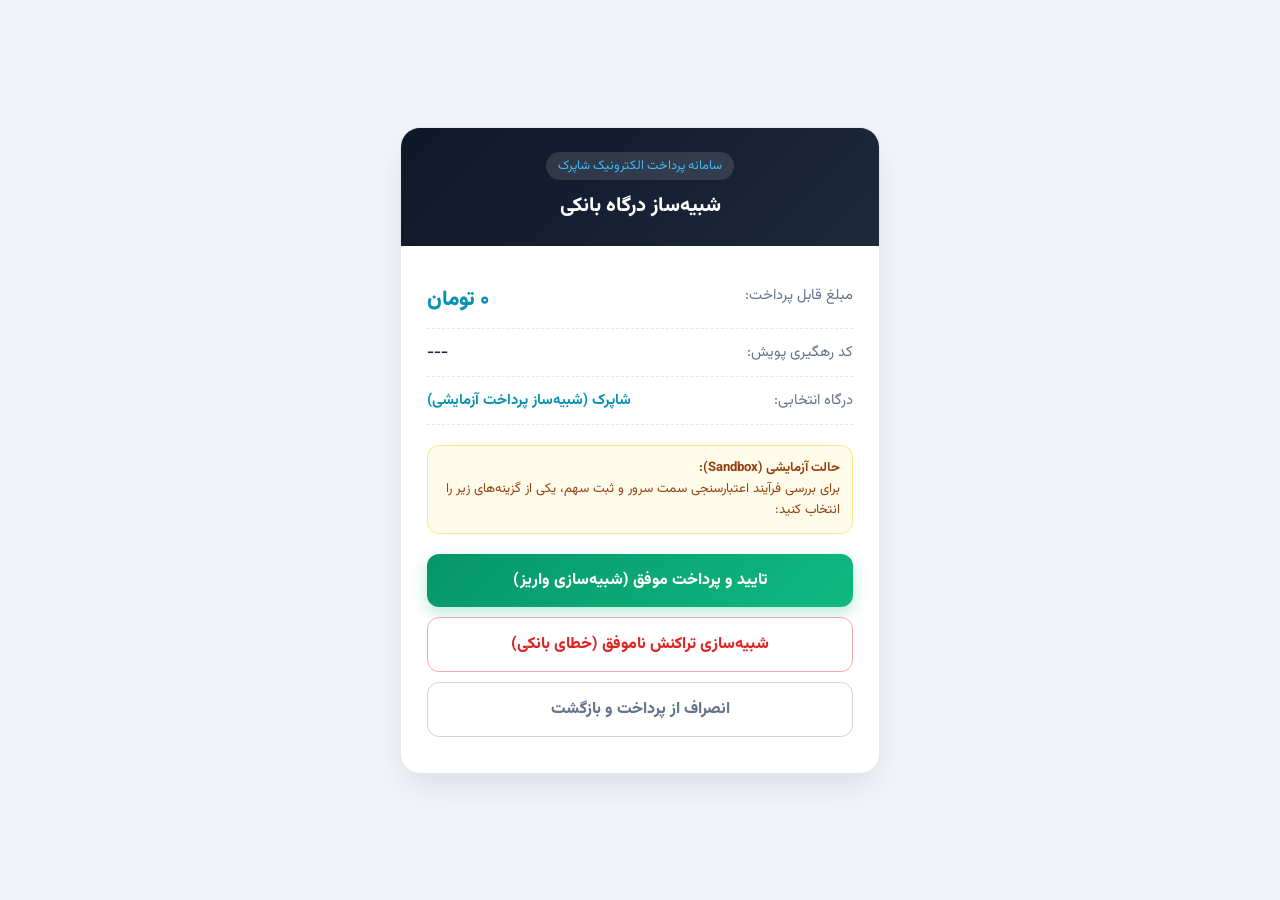
<file: gateway-sim.html>
<!DOCTYPE html>
<html lang="fa" dir="rtl">
<head>
  <meta charset="UTF-8" />
  <meta name="viewport" content="width=device-width, initial-scale=1.0" />
  <title>درگاه پرداخت اینترنتی شاپرک (شبیه‌ساز)</title>
  <link rel="icon" type="image/x-icon" href="/favicon.ico" />
  <link rel="icon" type="image/png" sizes="192x192" href="/favicon.png" />
  <link rel="apple-touch-icon" href="/images/logo.png" />
  <style>
    @import url('https://fonts.googleapis.com/css2?family=Vazirmatn:wght@400;600;700;800;900&display=swap');
    * { box-sizing: border-box; margin: 0; padding: 0; font-family: 'Vazirmatn', sans-serif; }
    body { background-color: #f1f5f9; color: #1e293b; direction: rtl; display: flex; align-items: center; justify-content: center; min-height: 100vh; padding: 20px; }
    .gateway-card { background: #ffffff; border-radius: 20px; box-shadow: 0 15px 35px -5px rgba(0,0,0,0.1); width: 100%; max-width: 480px; overflow: hidden; border: 1px solid #e2e8f0; }
    .gateway-header { background: linear-gradient(135deg, #0f172a 0%, #1e293b 100%); color: #ffffff; padding: 24px; text-align: center; position: relative; }
    .shaparak-badge { display: inline-flex; align-items: center; gap: 6px; background: rgba(255,255,255,0.12); padding: 4px 12px; border-radius: 999px; font-size: 0.8rem; margin-bottom: 10px; color: #38bdf8; }
    .gateway-title { font-size: 1.25rem; font-weight: 800; }
    .gateway-body { padding: 26px; }
    .order-info-row { display: flex; justify-content: space-between; padding: 12px 0; border-bottom: 1px dashed #e2e8f0; font-size: 0.92rem; }
    .order-info-row:last-child { border-bottom: none; }
    .amount-highlight { font-size: 1.3rem; font-weight: 900; color: #0891b2; }
    .test-alert { background: #fffbeb; border: 1px solid #fde68a; color: #92400e; padding: 12px; border-radius: 12px; font-size: 0.82rem; margin: 20px 0; line-height: 1.6; }
    .btn-action { width: 100%; padding: 14px; border-radius: 12px; font-size: 1rem; font-weight: 800; border: none; cursor: pointer; transition: all 0.2s; margin-bottom: 10px; }
    .btn-pay-success { background: linear-gradient(135deg, #059669 0%, #10b981 100%); color: #ffffff; box-shadow: 0 6px 16px rgba(16, 185, 129, 0.3); }
    .btn-pay-fail { background: #ffffff; border: 1px solid #fca5a5; color: #dc2626; }
    .btn-pay-cancel { background: #ffffff; border: 1px solid #cbd5e1; color: #64748b; }
    .btn-pay-success:hover { transform: translateY(-1px); filter: brightness(1.05); }
    .btn-pay-fail:hover { background: #fef2f2; }
    .btn-pay-cancel:hover { background: #f8fafc; }
  </style>
</head>
<body>
  <div class="gateway-card">
    <div class="gateway-header">
      <div class="shaparak-badge">
        <span>سامانه پرداخت الکترونیک شاپرک</span>
      </div>
      <h1 class="gateway-title" id="gwTitle">شبیه‌ساز درگاه بانکی</h1>
    </div>
    <div class="gateway-body">
      <div class="order-info-row">
        <span style="color: #64748b;">مبلغ قابل پرداخت:</span>
        <span class="amount-highlight" id="gwAmount">۰ تومان</span>
      </div>
      <div class="order-info-row">
        <span style="color: #64748b;">کد رهگیری پویش:</span>
        <span style="font-weight: 700; direction: ltr;" id="gwTracking">---</span>
      </div>
      <div class="order-info-row">
        <span style="color: #64748b;">درگاه انتخابی:</span>
        <span style="font-weight: 700; color: #0891b2;" id="gwGatewayName">شبیه‌ساز آزمایشی</span>
      </div>
      <div class="test-alert">
        <strong>حالت آزمایشی (Sandbox):</strong><br/>
        برای بررسی فرآیند اعتبارسنجی سمت سرور و ثبت سهم، یکی از گزینه‌های زیر را انتخاب کنید:
      </div>
      <button type="button" class="btn-action btn-pay-success" id="btnPaySuccess">
        تایید و پرداخت موفق (شبیه‌سازی واریز)
      </button>
      <button type="button" class="btn-action btn-pay-fail" id="btnPayFail">
        شبیه‌سازی تراکنش ناموفق (خطای بانکی)
      </button>
      <button type="button" class="btn-action btn-pay-cancel" id="btnPayCancel">
        انصراف از پرداخت و بازگشت
      </button>
    </div>
  </div>
  <script>
    const params = new URLSearchParams(window.location.search);
    const trackingCode = params.get('track') || params.get('tracking_code') || params.get('payment_id') || '---';
    const amount = Number(params.get('amount')) || 0;
    const authority = params.get('authority') || params.get('Authority') || ('AUTH_' + Math.floor(10000000 + Math.random() * 90000000));
    const callback = params.get('callback') || params.get('callback_url') || '/';
    const gw = params.get('gateway') || 'test_gateway';

    document.getElementById('gwTracking').textContent = trackingCode;
    document.getElementById('gwAmount').textContent = amount.toLocaleString('fa-IR') + ' تومان';

    const gwNames = {
      zarinpal: 'زرین‌پال (ZarinPal)',
      idpay: 'آیدی پی (IDPay)',
      zibal: 'زیبال (Zibal)',
      nextpay: 'نکست پی (NextPay)',
      behpardakht: 'به‌پرداخت ملت (Mellat)',
      mellat: 'به‌پرداخت ملت (Mellat)',
      saman: 'سامان کیش (Saman)',
      parsian: 'تجارت الکترونیک پارسیان',
      pasargad: 'بانک پاسارگاد (Pasargad)',
      test_gateway: 'شاپرک (شبیه‌ساز پرداخت آزمایشی)'
    };
    document.getElementById('gwGatewayName').textContent = gwNames[gw] || gw;

    document.getElementById('btnPaySuccess').onclick = () => {
      const url = new URL(callback, window.location.origin);
      url.searchParams.set('payment_status', 'OK');
      url.searchParams.set('Authority', authority);
      url.searchParams.set('track', trackingCode);
      url.searchParams.set('ref_id', 'REF-' + Math.floor(10000000 + Math.random() * 90000000));
      window.location.href = url.toString();
    };

    document.getElementById('btnPayFail').onclick = () => {
      const url = new URL(callback, window.location.origin);
      url.searchParams.set('payment_status', 'NOK');
      url.searchParams.set('Authority', authority);
      url.searchParams.set('track', trackingCode);
      window.location.href = url.toString();
    };

    document.getElementById('btnPayCancel').onclick = () => {
      const url = new URL(callback, window.location.origin);
      url.searchParams.set('payment_status', 'CANCELLED');
      url.searchParams.set('Authority', authority);
      url.searchParams.set('track', trackingCode);
      window.location.href = url.toString();
    };
  </script>
</body>
</html>
</file>
